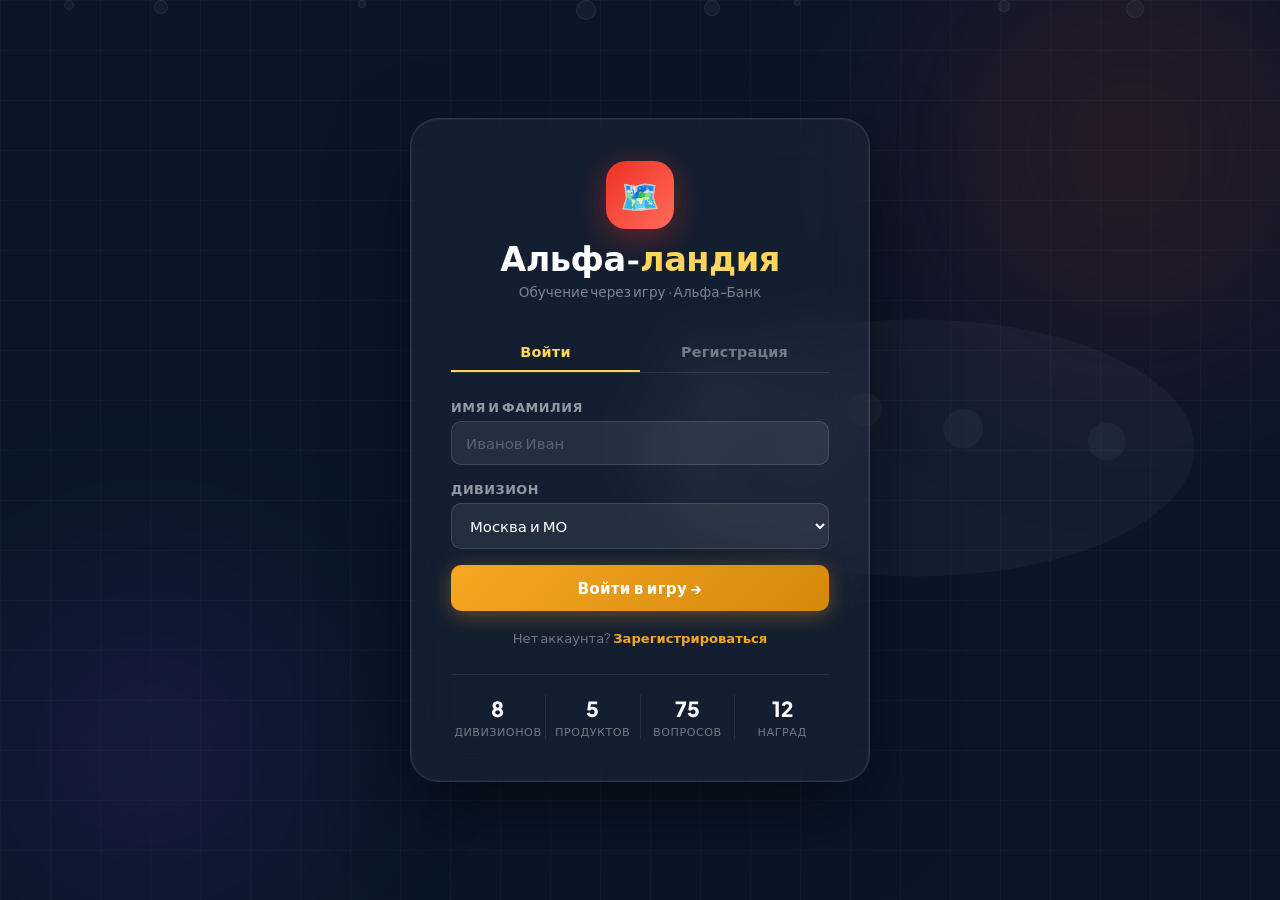
<file: index.html>
<!DOCTYPE html>
<html lang="ru">
<head>
  <meta charset="UTF-8">
  <meta name="viewport" content="width=device-width, initial-scale=1.0">
  <title>Альфа-ландия — Вход</title>
  <link rel="stylesheet" href="css/style.css">
  <style>
    /* Extra particles for hero */
    .hero-particles { position: absolute; inset: 0; pointer-events: none; overflow: hidden; }
    .particle {
      position: absolute; border-radius: 50%;
      background: rgba(255,255,255,.04);
      border: 1px solid rgba(255,255,255,.06);
      animation: particleFloat linear infinite;
    }
    @keyframes particleFloat {
      0%   { transform: translateY(100vh) rotate(0deg);   opacity: 0; }
      10%  { opacity: 1; }
      90%  { opacity: 1; }
      100% { transform: translateY(-120px) rotate(720deg); opacity: 0; }
    }
    /* Stats strip below form */
    .hero-stats {
      display: flex; gap: 0; margin-top: 28px;
      border-top: 1px solid rgba(255,255,255,.08); padding-top: 20px;
    }
    .hs-item { flex: 1; text-align: center; }
    .hs-item + .hs-item { border-left: 1px solid rgba(255,255,255,.08); }
    .hs-val { font-size: 1.3rem; font-weight: 800; color: #fff; }
    .hs-lbl { font-size: .7rem; color: rgba(255,255,255,.4); margin-top: 2px; text-transform: uppercase; letter-spacing: .5px; }
    /* Decorative map dots (right side of hero) */
    .hero-deco {
      position: absolute; right: 5%; top: 50%; transform: translateY(-50%);
      opacity: .07; pointer-events: none;
      display: none;
    }
    @media (min-width: 1100px) { .hero-deco { display: block; } }
  </style>
</head>
<body>
<div class="hero">
  <!-- Grid overlay -->
  <div class="hero-grid"></div>

  <!-- Floating particles -->
  <div class="hero-particles">
    <div class="particle" style="width:14px;height:14px;left:12%;animation-duration:18s;animation-delay:0s"></div>
    <div class="particle" style="width:8px;height:8px;left:28%;animation-duration:22s;animation-delay:-4s"></div>
    <div class="particle" style="width:20px;height:20px;left:45%;animation-duration:16s;animation-delay:-8s"></div>
    <div class="particle" style="width:6px;height:6px;left:62%;animation-duration:20s;animation-delay:-2s"></div>
    <div class="particle" style="width:12px;height:12px;left:78%;animation-duration:24s;animation-delay:-6s"></div>
    <div class="particle" style="width:18px;height:18px;left:88%;animation-duration:19s;animation-delay:-10s"></div>
    <div class="particle" style="width:10px;height:10px;left:5%;animation-duration:21s;animation-delay:-14s"></div>
    <div class="particle" style="width:16px;height:16px;left:55%;animation-duration:17s;animation-delay:-16s"></div>
  </div>

  <!-- Decorative SVG Russia silhouette -->
  <div class="hero-deco">
    <svg width="600" height="320" viewBox="0 0 1400 720" fill="none" xmlns="http://www.w3.org/2000/svg">
      <ellipse cx="700" cy="360" rx="650" ry="300" fill="white" opacity=".5"/>
      <circle cx="268" cy="264" r="40" fill="white"/>
      <circle cx="195" cy="148" r="35" fill="white"/>
      <circle cx="188" cy="350" r="38" fill="white"/>
      <circle cx="212" cy="500" r="36" fill="white"/>
      <circle cx="435" cy="340" r="42" fill="white"/>
      <circle cx="1145" cy="345" r="44" fill="white"/>
      <circle cx="810" cy="315" r="46" fill="white"/>
      <circle cx="580" cy="270" r="40" fill="white"/>
    </svg>
  </div>

  <!-- FORM BOX -->
  <div class="hero-box">
    <div class="hero-logo">
      <div class="brand-icon">🗺️</div>
      <h1>Альфа-<span>ландия</span></h1>
      <p>Обучение через игру · Альфа-Банк</p>
    </div>

    <div class="tabs">
      <button class="tab-btn active" onclick="switchTab('login')">Войти</button>
      <button class="tab-btn" onclick="switchTab('register')">Регистрация</button>
    </div>

    <!-- LOGIN -->
    <div class="tab-panel active" id="tab-login">
      <div class="form-group">
        <label>Имя и фамилия</label>
        <input type="text" id="login-name" placeholder="Иванов Иван" autocomplete="name">
      </div>
      <div class="form-group">
        <label>Дивизион</label>
        <select id="login-div"></select>
      </div>
      <button class="btn btn-primary" style="width:100%;justify-content:center;padding:13px" onclick="doLogin()">
        Войти в игру →
      </button>
      <p class="auth-footer">Нет аккаунта? <a onclick="switchTab('register')">Зарегистрироваться</a></p>
    </div>

    <!-- REGISTER -->
    <div class="tab-panel" id="tab-register">
      <div class="form-group">
        <label>ФИО</label>
        <input type="text" id="reg-name" placeholder="Иванов Иван Иванович" autocomplete="name">
      </div>
      <div class="form-group">
        <label>Офис (ДО)</label>
        <input type="text" id="reg-office" placeholder="ДО Москва Центральный">
      </div>
      <div style="display:grid;grid-template-columns:1fr 1fr;gap:12px">
        <div class="form-group">
          <label>Дивизион</label>
          <select id="reg-div"></select>
        </div>
        <div class="form-group">
          <label>Должность</label>
          <select id="reg-role">
            <option value="manager">Менеджер</option>
            <option value="senior">Вед. менеджер</option>
            <option value="chief">Гл. менеджер</option>
          </select>
        </div>
      </div>
      <div class="form-group">
        <label>Регион</label>
        <input type="text" id="reg-region" placeholder="Московская область">
      </div>
      <button class="btn btn-primary" style="width:100%;justify-content:center;padding:13px" onclick="doRegister()">
        Начать игру →
      </button>
      <p class="auth-footer">Уже есть аккаунт? <a onclick="switchTab('login')">Войти</a></p>
    </div>

    <!-- Stats strip -->
    <div class="hero-stats">
      <div class="hs-item"><div class="hs-val">8</div><div class="hs-lbl">Дивизионов</div></div>
      <div class="hs-item"><div class="hs-val">5</div><div class="hs-lbl">Продуктов</div></div>
      <div class="hs-item"><div class="hs-val">75</div><div class="hs-lbl">Вопросов</div></div>
      <div class="hs-item"><div class="hs-val">12</div><div class="hs-lbl">Наград</div></div>
    </div>
  </div>
</div>

<div id="toast-container"></div>

<script src="js/data.js"></script>
<script src="js/auth.js"></script>
<script>
  const DIV_NAMES = Object.values(DIVISIONS).map(d => ({ id: d.id, name: d.name }));

  function fillSelects() {
    ['login-div','reg-div'].forEach(id => {
      const sel = document.getElementById(id);
      DIV_NAMES.forEach(d => {
        const opt = document.createElement('option');
        opt.value = d.id; opt.textContent = d.name;
        sel.appendChild(opt);
      });
    });
  }
  fillSelects();

  function switchTab(tab) {
    document.querySelectorAll('.tab-btn').forEach((b,i) =>
      b.classList.toggle('active', (i===0&&tab==='login')||(i===1&&tab==='register')));
    document.querySelectorAll('.tab-panel').forEach(p => p.classList.remove('active'));
    document.getElementById('tab-'+tab).classList.add('active');
  }

  function toast(msg, type='') {
    const c = document.getElementById('toast-container');
    const t = document.createElement('div');
    t.className = 'toast ' + type; t.textContent = msg;
    c.appendChild(t); setTimeout(()=>t.remove(), 3500);
  }

  function doLogin() {
    const name = document.getElementById('login-name').value.trim();
    const div  = document.getElementById('login-div').value;
    if (!name) { toast('Введите имя', 'error'); return; }
    const users = getAllUsers();
    const match = users.find(u => u.name.toLowerCase()===name.toLowerCase() && u.division===div && !u.isDemo);
    if (!match) { toast('Пользователь не найден. Зарегистрируйтесь.', 'error'); return; }
    localStorage.setItem(SESSION_KEY, match.id);
    updateStreak(match);
    window.location.href = 'game.html';
  }

  function doRegister() {
    const name   = document.getElementById('reg-name').value.trim();
    const office = document.getElementById('reg-office').value.trim();
    const div    = document.getElementById('reg-div').value;
    const region = document.getElementById('reg-region').value.trim();
    const role   = document.getElementById('reg-role').value;
    if (!name||!office||!region) { toast('Заполните все поля', 'error'); return; }
    // Check duplicate
    const existing = getAllUsers().find(u => u.name.toLowerCase()===name.toLowerCase() && u.division===div && !u.isDemo);
    if (existing) { toast('Пользователь с таким именем уже есть. Войдите.', 'error'); return; }
    const user = createUser({ name, office, division: div, region, role });
    updateStreak(user);
    window.location.href = 'game.html';
  }

  if (getCurrentUser()) window.location.href = 'game.html';
</script>
</body>
</html>
</file>
<file: css/style.css>
/* ============================================================
   ALFA-LANDIA — Design System v2
   Fonts: Space Grotesk (logo) · Plus Jakarta Sans (body)
   ============================================================ */

@import url('https://fonts.googleapis.com/css2?family=Plus+Jakarta+Sans:ital,wght@0,400;0,500;0,600;0,700;0,800;0,900;1,400&family=Space+Grotesk:wght@600;700;800&display=swap');

:root {
  --red:      #EF3124;
  --red2:     #C0281E;
  --red-glow: rgba(239,49,36,.25);
  --gold:     #F5A623;
  --gold2:    #D4890A;
  --dark:     #0A1628;
  --navy:     #111827;
  --card:     #FFFFFF;
  --gray:     #F7F8FC;
  --gray2:    #ECEEF4;
  --text:     #111827;
  --text2:    #374151;
  --muted:    #9CA3AF;
  --border:   #E5E7EB;
  --green:    #10B981;
  --blue:     #3B82F6;
  --purple:   #7C3AED;
  --shadow-sm: 0 1px 3px rgba(0,0,0,.08), 0 1px 2px rgba(0,0,0,.05);
  --shadow:    0 4px 16px rgba(0,0,0,.08), 0 1px 4px rgba(0,0,0,.04);
  --shadow-md: 0 8px 32px rgba(0,0,0,.1),  0 2px 8px rgba(0,0,0,.06);
  --shadow-lg: 0 20px 60px rgba(0,0,0,.15), 0 4px 16px rgba(0,0,0,.08);
  --radius-sm: 8px;
  --radius:    14px;
  --radius-lg: 20px;
  --radius-xl: 28px;
  --font-display: 'Space Grotesk', system-ui, sans-serif;
  --font-body:    'Plus Jakarta Sans', system-ui, sans-serif;
}

* { margin: 0; padding: 0; box-sizing: border-box; }

html { scroll-behavior: smooth; }

body {
  font-family: var(--font-body);
  background: var(--gray);
  color: var(--text);
  min-height: 100vh;
  -webkit-font-smoothing: antialiased;
  -moz-osx-font-smoothing: grayscale;
}

/* ═══════════════════════════════════════════════
   NAV
   ═══════════════════════════════════════════════ */
nav {
  background: linear-gradient(135deg, #C0281E 0%, #EF3124 60%, #FF4A3D 100%);
  color: #fff;
  padding: 0 20px;
  height: 58px;
  display: flex;
  align-items: center;
  justify-content: space-between;
  box-shadow: 0 2px 20px rgba(192,40,30,.4);
  position: sticky;
  top: 0;
  z-index: 100;
  gap: 12px;
}
nav .logo {
  font-family: var(--font-display);
  font-size: 1.25rem;
  font-weight: 800;
  letter-spacing: -.3px;
  white-space: nowrap;
  flex-shrink: 0;
}
nav .logo span { color: #FFD55A; }
nav .nav-links {
  display: flex;
  align-items: center;
  gap: 2px;
  flex-wrap: nowrap;
}
nav .nav-links a {
  color: rgba(255,255,255,.82);
  text-decoration: none;
  padding: 5px 10px;
  font-size: .78rem;
  font-weight: 600;
  border-radius: 8px;
  transition: all .18s;
  white-space: nowrap;
  letter-spacing: .1px;
}
nav .nav-links a:hover {
  color: #fff;
  background: rgba(255,255,255,.15);
}
nav .nav-right { display: flex; align-items: center; gap: 10px; flex-shrink: 0; }
nav .user-pill {
  background: rgba(255,255,255,.18);
  border: 1px solid rgba(255,255,255,.25);
  border-radius: 20px;
  padding: 4px 12px;
  font-size: .8rem;
  font-weight: 700;
  white-space: nowrap;
}
nav .btn-logout {
  background: rgba(255,255,255,.12);
  border: 1px solid rgba(255,255,255,.3);
  color: rgba(255,255,255,.9);
  padding: 5px 12px;
  border-radius: var(--radius-sm);
  cursor: pointer;
  font-size: .78rem;
  font-weight: 600;
  font-family: var(--font-body);
  transition: all .18s;
  white-space: nowrap;
}
nav .btn-logout:hover {
  background: rgba(255,255,255,.25);
  color: #fff;
}

/* ═══════════════════════════════════════════════
   BUTTONS
   ═══════════════════════════════════════════════ */
.btn {
  display: inline-flex;
  align-items: center;
  justify-content: center;
  gap: 8px;
  padding: 11px 22px;
  border-radius: 10px;
  border: none;
  font-size: .93rem;
  font-weight: 700;
  font-family: var(--font-body);
  cursor: pointer;
  transition: all .18s cubic-bezier(.4,0,.2,1);
  letter-spacing: .1px;
}
.btn:hover  { transform: translateY(-2px); }
.btn:active { transform: translateY(0); }
.btn:disabled { opacity: .45; cursor: not-allowed; transform: none !important; }

.btn-primary {
  background: linear-gradient(135deg, var(--red), var(--red2));
  color: #fff;
  box-shadow: 0 4px 16px var(--red-glow);
}
.btn-primary:hover {
  box-shadow: 0 8px 24px rgba(239,49,36,.4);
  background: linear-gradient(135deg, #F44336, var(--red));
}
.btn-secondary {
  background: linear-gradient(135deg, var(--gold), var(--gold2));
  color: #fff;
  box-shadow: 0 4px 16px rgba(245,166,35,.3);
}
.btn-ghost {
  background: transparent;
  border: 2px solid var(--border);
  color: var(--text2);
}
.btn-ghost:hover { border-color: var(--red); color: var(--red); background: rgba(239,49,36,.04); }
.btn-sm { padding: 7px 14px; font-size: .82rem; border-radius: var(--radius-sm); }

/* ═══════════════════════════════════════════════
   CARDS
   ═══════════════════════════════════════════════ */
.card {
  background: var(--card);
  border-radius: var(--radius);
  box-shadow: var(--shadow);
  padding: 22px;
  border: 1px solid var(--border);
}
.card-sm { padding: 14px; border-radius: 10px; }

/* ═══════════════════════════════════════════════
   BADGE CHIP
   ═══════════════════════════════════════════════ */
.badge {
  display: inline-flex;
  align-items: center;
  gap: 5px;
  background: var(--gray);
  border: 1px solid var(--border);
  border-radius: 20px;
  padding: 3px 11px;
  font-size: .78rem;
  font-weight: 700;
}
.badge.earned { background: #FFFBEB; border-color: #F59E0B; color: #92400E; }

/* ═══════════════════════════════════════════════
   PROGRESS BAR
   ═══════════════════════════════════════════════ */
.progress-wrap {
  background: var(--gray2);
  border-radius: 20px;
  height: 8px;
  overflow: hidden;
}
.progress-bar { height: 100%; border-radius: 20px; transition: width .6s ease; }

/* ═══════════════════════════════════════════════
   FORM ELEMENTS
   ═══════════════════════════════════════════════ */
.form-group { margin-bottom: 16px; }
label {
  display: block;
  font-size: .8rem;
  font-weight: 700;
  color: var(--muted);
  margin-bottom: 6px;
  text-transform: uppercase;
  letter-spacing: .5px;
}
input, select, textarea {
  width: 100%;
  padding: 11px 14px;
  border: 1.5px solid var(--border);
  border-radius: var(--radius-sm);
  font-size: .93rem;
  font-family: var(--font-body);
  color: var(--text);
  background: #fff;
  transition: all .2s;
}
input:focus, select:focus {
  outline: none;
  border-color: var(--red);
  box-shadow: 0 0 0 4px rgba(239,49,36,.08);
}

/* ═══════════════════════════════════════════════
   HERO / LOGIN PAGE
   ═══════════════════════════════════════════════ */
.hero {
  min-height: 100vh;
  background: #0A1628;
  display: flex;
  align-items: center;
  justify-content: center;
  padding: 24px;
  position: relative;
  overflow: hidden;
}
/* Animated gradient orbs */
.hero::before, .hero::after {
  content: '';
  position: absolute;
  border-radius: 50%;
  filter: blur(80px);
  pointer-events: none;
}
.hero::before {
  width: 600px; height: 600px;
  background: radial-gradient(circle, rgba(239,49,36,.18) 0%, transparent 70%);
  top: -150px; right: -150px;
  animation: orbDrift 14s ease-in-out infinite;
}
.hero::after {
  width: 500px; height: 500px;
  background: radial-gradient(circle, rgba(124,58,237,.14) 0%, transparent 70%);
  bottom: -100px; left: -100px;
  animation: orbDrift 18s ease-in-out infinite reverse;
}
@keyframes orbDrift {
  0%,100% { transform: translate(0,0) scale(1); }
  33%      { transform: translate(40px,-40px) scale(1.08); }
  66%      { transform: translate(-30px,30px) scale(.93); }
}
/* Grid overlay */
.hero-grid {
  position: absolute; inset: 0; pointer-events: none;
  background-image:
    linear-gradient(rgba(255,255,255,.025) 1px, transparent 1px),
    linear-gradient(90deg, rgba(255,255,255,.025) 1px, transparent 1px);
  background-size: 50px 50px;
}
.hero-box {
  width: 100%;
  max-width: 460px;
  background: rgba(255,255,255,.04);
  backdrop-filter: blur(24px);
  -webkit-backdrop-filter: blur(24px);
  border: 1px solid rgba(255,255,255,.1);
  border-radius: var(--radius-xl);
  padding: 42px 40px;
  position: relative;
  z-index: 1;
  box-shadow: 0 32px 80px rgba(0,0,0,.5), 0 0 0 1px rgba(255,255,255,.06) inset;
}
.hero-logo { text-align: center; margin-bottom: 32px; }
.hero-logo .brand-icon {
  width: 68px; height: 68px;
  background: linear-gradient(135deg, var(--red), #FF6B5B);
  border-radius: 20px;
  display: flex; align-items: center; justify-content: center;
  font-size: 2rem;
  margin: 0 auto 14px;
  box-shadow: 0 8px 32px rgba(239,49,36,.4);
}
.hero-logo h1 {
  font-family: var(--font-display);
  font-size: 2.1rem;
  color: #fff;
  font-weight: 800;
  letter-spacing: -.5px;
  line-height: 1;
  margin-bottom: 6px;
}
.hero-logo h1 span { color: #FFD55A; }
.hero-logo p {
  color: rgba(255,255,255,.45);
  font-size: .85rem;
  font-weight: 500;
}
.hero-box label { color: rgba(255,255,255,.55); letter-spacing: .5px; }
.hero-box input, .hero-box select {
  background: rgba(255,255,255,.07);
  border-color: rgba(255,255,255,.12);
  color: #fff;
  border-radius: 10px;
  padding: 12px 14px;
}
.hero-box input::placeholder { color: rgba(255,255,255,.25); }
.hero-box input:focus, .hero-box select:focus {
  border-color: rgba(245,166,35,.7);
  box-shadow: 0 0 0 4px rgba(245,166,35,.1);
  background: rgba(255,255,255,.1);
}
.hero-box select option { background: #1A1A2E; color: #fff; }
.tabs { display: flex; border-bottom: 1px solid rgba(255,255,255,.1); margin-bottom: 26px; }
.tab-btn {
  flex: 1; padding: 10px; background: none; border: none;
  color: rgba(255,255,255,.4); font-weight: 700; cursor: pointer;
  border-bottom: 2px solid transparent; font-size: .9rem;
  font-family: var(--font-body);
  transition: all .2s; letter-spacing: .2px;
}
.tab-btn.active { color: #FFD55A; border-bottom-color: #FFD55A; }
.tab-panel { display: none; }
.tab-panel.active { display: block; }
.auth-footer { text-align: center; margin-top: 18px; color: rgba(255,255,255,.4); font-size: .82rem; }
.auth-footer a { color: var(--gold); cursor: pointer; font-weight: 700; text-decoration: none; }
.auth-footer a:hover { color: #FFD55A; }
.hero-box .btn-primary {
  background: linear-gradient(135deg, var(--gold), var(--gold2));
  box-shadow: 0 4px 20px rgba(245,166,35,.35);
  color: #fff;
  font-size: .95rem;
  letter-spacing: .2px;
}
.hero-box .btn-primary:hover {
  box-shadow: 0 8px 28px rgba(245,166,35,.5);
  background: linear-gradient(135deg, #FFBA2B, var(--gold));
}

/* ═══════════════════════════════════════════════
   GAME LAYOUT
   ═══════════════════════════════════════════════ */
.game-layout { display: grid; grid-template-columns: 260px 1fr; min-height: calc(100vh - 58px); }
.sidebar {
  background: #fff;
  border-right: 1px solid var(--border);
  padding: 18px 16px;
  overflow-y: auto;
}
.main-area { padding: 16px; overflow-y: auto; }
#map-container { position: relative; width: 100%; }
#game-map { width: 100%; border-radius: var(--radius-lg); box-shadow: var(--shadow-lg); display: block; }

/* Map nodes */
.map-node { cursor: pointer; transition: all .2s; }
.map-node:hover .node-circle { filter: brightness(1.2); }
.node-circle { transition: all .3s; }
.node-current .node-circle  { stroke: var(--gold); stroke-width: 4; }
.node-visited .node-circle  { opacity: .8; }
.node-locked .node-circle   { filter: grayscale(.6); opacity: .6; cursor: default; }
.node-available .node-circle { stroke: var(--green); stroke-width: 3; animation: pulse-node 1.5s infinite; }
@keyframes pulse-node {
  0%   { stroke-opacity: 1;  r: 36; }
  50%  { stroke-opacity: .3; r: 41; }
  100% { stroke-opacity: 1;  r: 36; }
}
@keyframes token-pulse {
  0%,100% { opacity: .35; r: 24; }
  50%      { opacity: .15; r: 30; }
}

/* ═══════════════════════════════════════════════
   SIDEBAR
   ═══════════════════════════════════════════════ */
.sidebar-section { margin-bottom: 18px; }
.sidebar-section h3 {
  font-size: .68rem; text-transform: uppercase; letter-spacing: 1.2px;
  color: var(--muted); margin-bottom: 8px; font-weight: 700;
}
.stat-row {
  display: flex; justify-content: space-between; align-items: center;
  padding: 7px 0; border-bottom: 1px solid var(--gray2); font-size: .88rem;
}
.stat-row:last-child { border: none; }
.stat-val { font-weight: 800; color: var(--red); font-size: .95rem; }

/* ═══════════════════════════════════════════════
   PRODUCT CARD
   ═══════════════════════════════════════════════ */
.product-card {
  border-radius: 10px; padding: 14px; margin-bottom: 10px;
  border-left: 3px solid var(--red); background: var(--gray);
  position: relative; overflow: hidden;
}
.product-card .icon { font-size: 1.6rem; }
.product-card h4 { font-size: .9rem; margin: 4px 0; font-weight: 700; }
.product-card .company { font-size: .75rem; color: var(--muted); }

/* ═══════════════════════════════════════════════
   QUIZ PAGE
   ═══════════════════════════════════════════════ */
.quiz-layout { max-width: 720px; margin: 0 auto; padding: 22px 16px; }
.quiz-header { display: flex; align-items: center; gap: 16px; margin-bottom: 22px; }
.quiz-header .product-icon { font-size: 2.5rem; }
.question-card { margin-bottom: 18px; }
.question-num  {
  font-size: .72rem; color: var(--muted); font-weight: 700;
  text-transform: uppercase; letter-spacing: 1px; margin-bottom: 6px;
}
.question-text {
  font-size: 1.08rem; font-weight: 700; margin-bottom: 16px; line-height: 1.55; color: var(--text);
}
.options { display: flex; flex-direction: column; gap: 9px; }
.option-btn {
  width: 100%; text-align: left; padding: 13px 16px;
  background: var(--gray); border: 1.5px solid var(--border);
  border-radius: 10px; cursor: pointer; font-size: .92rem;
  font-family: var(--font-body); font-weight: 500;
  transition: all .18s; line-height: 1.4; color: var(--text);
}
.option-btn:hover  { border-color: var(--red); background: #FEF2F2; }
.option-btn.selected { border-color: var(--red); background: #FEF2F2; color: var(--red); font-weight: 700; }
.option-btn.correct  { border-color: var(--green) !important; background: #ECFDF5 !important; color: #065F46 !important; font-weight: 700; }
.option-btn.wrong    { border-color: #EF4444 !important; background: #FEF2F2 !important; color: #991B1B !important; }
.option-btn:disabled { cursor: default; }
.difficulty-pill {
  display: inline-block; padding: 2px 10px; border-radius: 20px;
  font-size: .72rem; font-weight: 800; margin-bottom: 10px; text-transform: uppercase; letter-spacing: .5px;
}
.pill-easy   { background: #DCFCE7; color: #166534; }
.pill-medium { background: #FFF7ED; color: #9A3412; }
.pill-hard   { background: #FFF1F2; color: #881337; }

/* ═══════════════════════════════════════════════
   RESULT SCREEN
   ═══════════════════════════════════════════════ */
.result-screen { text-align: center; padding: 36px 20px; }
.result-icon   { font-size: 5rem; margin-bottom: 14px; }
.result-score  { font-size: 3rem; font-weight: 900; color: var(--red); font-family: var(--font-display); }
.result-label  { color: var(--muted); font-size: .95rem; margin-bottom: 22px; }
.new-badges    { display: flex; flex-wrap: wrap; gap: 10px; justify-content: center; margin-top: 18px; }

/* ═══════════════════════════════════════════════
   PROFILE PAGE
   ═══════════════════════════════════════════════ */
.profile-layout { max-width: 820px; margin: 0 auto; padding: 22px 16px; }
.profile-hero {
  background: linear-gradient(135deg, #0A1628 0%, #111827 50%, #1E1040 100%);
  color: #fff; border-radius: var(--radius-lg);
  padding: 28px 28px;
  margin-bottom: 18px;
  display: flex; align-items: center; gap: 20px;
  box-shadow: var(--shadow-md);
  position: relative; overflow: hidden;
}
.profile-hero::before {
  content: '';
  position: absolute; top: -60px; right: -60px;
  width: 240px; height: 240px;
  background: radial-gradient(circle, rgba(239,49,36,.2) 0%, transparent 70%);
  border-radius: 50%; pointer-events: none;
}
.avatar {
  width: 72px; height: 72px; border-radius: 50%;
  background: linear-gradient(135deg, var(--red), #FF6B5B);
  display: flex; align-items: center; justify-content: center;
  font-family: var(--font-display);
  font-size: 1.8rem; font-weight: 800; color: #fff; flex-shrink: 0;
  box-shadow: 0 4px 20px rgba(239,49,36,.4);
  border: 3px solid rgba(255,255,255,.15);
}
.profile-meta h2 { font-size: 1.4rem; font-weight: 800; font-family: var(--font-display); letter-spacing: -.3px; }
.profile-meta .role-badge {
  display: inline-block; background: rgba(245,166,35,.2);
  border: 1px solid rgba(245,166,35,.4);
  color: #FFD55A; border-radius: 20px; padding: 3px 12px;
  font-size: .78rem; font-weight: 700; margin-top: 5px; letter-spacing: .2px;
}
.level-bar-wrap { margin-top: 10px; }
.level-bar-wrap .label { font-size: .75rem; opacity: .6; margin-bottom: 4px; font-weight: 600; }
.badges-grid { display: grid; grid-template-columns: repeat(auto-fill, minmax(150px, 1fr)); gap: 10px; margin-top: 10px; }
.badge-card {
  background: var(--gray); border-radius: 12px; padding: 14px 12px; text-align: center;
  border: 1.5px solid var(--border); transition: all .18s;
}
.badge-card:hover { transform: translateY(-2px); box-shadow: var(--shadow-sm); }
.badge-card.earned {
  background: linear-gradient(135deg, #FFFBEB, #FFF8DC);
  border-color: #F59E0B;
  box-shadow: 0 2px 12px rgba(245,158,11,.15);
}
.badge-card.locked .b-icon { filter: grayscale(1); opacity: .35; }
.badge-card .b-icon { font-size: 1.8rem; margin-bottom: 5px; }
.badge-card .b-name { font-weight: 800; font-size: .82rem; margin-bottom: 3px; color: var(--text); }
.badge-card .b-desc { font-size: .72rem; color: var(--muted); line-height: 1.4; }

/* ═══════════════════════════════════════════════
   LEADERBOARD
   ═══════════════════════════════════════════════ */
.lb-layout { max-width: 820px; margin: 0 auto; padding: 22px 16px; }
.lb-table { width: 100%; border-collapse: collapse; }
.lb-table th {
  text-align: left; padding: 9px 14px;
  font-size: .72rem; text-transform: uppercase; letter-spacing: .8px;
  color: var(--muted); font-weight: 700;
  border-bottom: 2px solid var(--border);
}
.lb-table td { padding: 11px 14px; border-bottom: 1px solid var(--gray2); font-size: .88rem; }
.lb-table tr:hover td { background: var(--gray); }
.lb-table tr.me td { background: #FEF2F2; }
.rank { width: 40px; font-weight: 900; font-family: var(--font-display); }
.rank-1 { color: #D97706; }
.rank-2 { color: #6B7280; }
.rank-3 { color: #B45309; }
.tab-switch {
  display: flex; gap: 4px; margin-bottom: 18px;
  background: var(--gray2); border-radius: 10px; padding: 4px;
}
.tab-switch button {
  flex: 1; padding: 8px; border: none; background: transparent;
  cursor: pointer; font-weight: 700; font-size: .85rem; font-family: var(--font-body);
  border-radius: 8px; transition: all .18s; color: var(--muted);
}
.tab-switch button.active { background: #fff; color: var(--red); box-shadow: var(--shadow-sm); }

/* ═══════════════════════════════════════════════
   TOASTS
   ═══════════════════════════════════════════════ */
#toast-container {
  position: fixed; top: 68px; right: 16px;
  z-index: 9999; display: flex; flex-direction: column; gap: 8px;
}
.toast {
  background: #1F2937; color: #fff;
  padding: 11px 16px; border-radius: 10px; font-size: .88rem;
  max-width: 300px; min-width: 200px;
  animation: slideIn .3s cubic-bezier(.4,0,.2,1);
  box-shadow: 0 8px 24px rgba(0,0,0,.3);
  font-weight: 600; border: 1px solid rgba(255,255,255,.08);
}
.toast.success { background: #065F46; border-color: rgba(16,185,129,.3); }
.toast.error   { background: #991B1B; border-color: rgba(239,68,68,.3); }
.toast.badge   { background: linear-gradient(135deg, #92400E, #B45309); }
@keyframes slideIn {
  from { transform: translateX(110%); opacity: 0; }
  to   { transform: translateX(0); opacity: 1; }
}

/* ═══════════════════════════════════════════════
   MOVE PANEL
   ═══════════════════════════════════════════════ */
.move-options { display: flex; gap: 10px; flex-wrap: wrap; margin-top: 14px; }
.move-card {
  flex: 1; min-width: 160px; border-radius: 12px; padding: 14px;
  border: 1.5px solid var(--border); cursor: pointer;
  transition: all .2s; background: #fff;
}
.move-card:hover {
  border-color: var(--red); transform: translateY(-3px);
  box-shadow: 0 8px 24px rgba(239,49,36,.12);
}
.move-card .div-name { font-weight: 800; font-size: .95rem; margin-bottom: 3px; }
.move-card .product-preview { font-size: .78rem; color: var(--muted); }

/* ═══════════════════════════════════════════════
   ROUTE LIST (sidebar)
   ═══════════════════════════════════════════════ */
.check-list { list-style: none; }
.check-list li {
  display: flex; align-items: center; gap: 8px;
  padding: 5px 0; font-size: .85rem;
}
.check-list li .tick {
  width: 18px; height: 18px; border-radius: 50%;
  background: var(--gray2); display: flex; align-items: center; justify-content: center;
  font-size: .65rem; flex-shrink: 0;
}
.check-list li.done .tick    { background: var(--green); color: #fff; }
.check-list li.current .tick { background: var(--red); color: #fff; }

/* ═══════════════════════════════════════════════
   MISC UTILITIES
   ═══════════════════════════════════════════════ */
h1, h2, h3, h4 { line-height: 1.3; }
.text-muted  { color: var(--muted); }
.text-center { text-align: center; }
.mt-8  { margin-top: 8px; }  .mt-16 { margin-top: 16px; } .mt-24 { margin-top: 24px; }
.mb-8  { margin-bottom: 8px; } .mb-16 { margin-bottom: 16px; }
.flex  { display: flex; } .items-center { align-items: center; }
.gap-8 { gap: 8px; } .gap-16 { gap: 16px; }
.grid-2 { display: grid; grid-template-columns: 1fr 1fr; gap: 14px; }
.divider { height: 1px; background: var(--border); margin: 14px 0; }
.page-title { font-size: 1.4rem; font-weight: 800; margin-bottom: 18px; font-family: var(--font-display); letter-spacing: -.3px; }
.section-title { font-size: .9rem; font-weight: 700; margin-bottom: 8px; display: flex; align-items: center; gap: 6px; }
.completed-badge {
  display: inline-flex; align-items: center; gap: 6px;
  background: #ECFDF5; color: #065F46; border-radius: 20px;
  padding: 4px 12px; font-size: .8rem; font-weight: 700; margin-bottom: 8px;
  border: 1px solid #A7F3D0;
}
.info-block    { background: #EFF6FF; border-left: 4px solid var(--blue);  border-radius: 8px; padding: 11px 14px; font-size: .88rem; color: #1E3A5F; }
.warning-block { background: #FFFBEB; border-left: 4px solid var(--gold);  border-radius: 8px; padding: 11px 14px; font-size: .88rem; color: #78350F; }
.success-block { background: #ECFDF5; border-left: 4px solid var(--green); border-radius: 8px; padding: 11px 14px; font-size: .88rem; color: #064E3B; }

@media (max-width: 700px) {
  .game-layout { grid-template-columns: 1fr; }
  .sidebar { border-right: none; border-bottom: 1px solid var(--border); }
  .grid-2  { grid-template-columns: 1fr; }
  nav .nav-links a { padding: 4px 7px; font-size: .72rem; }
}
</file>
